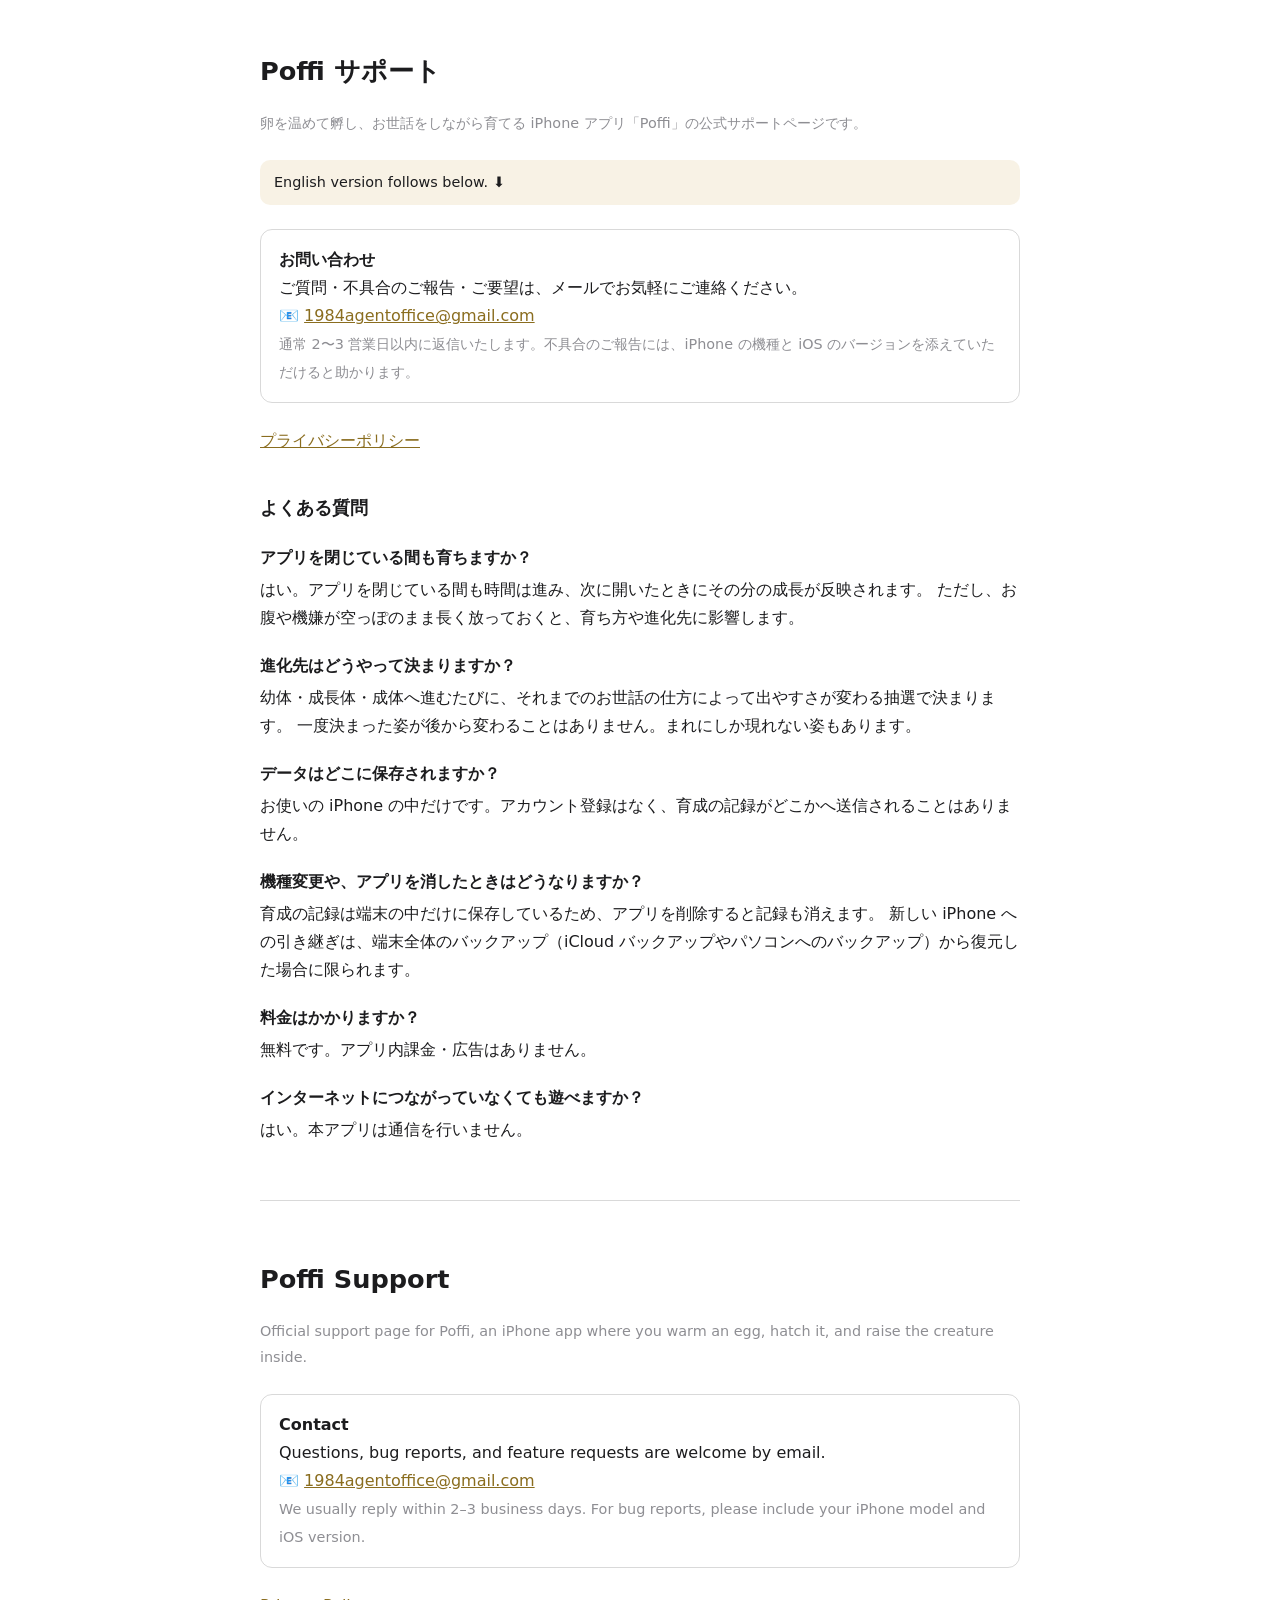
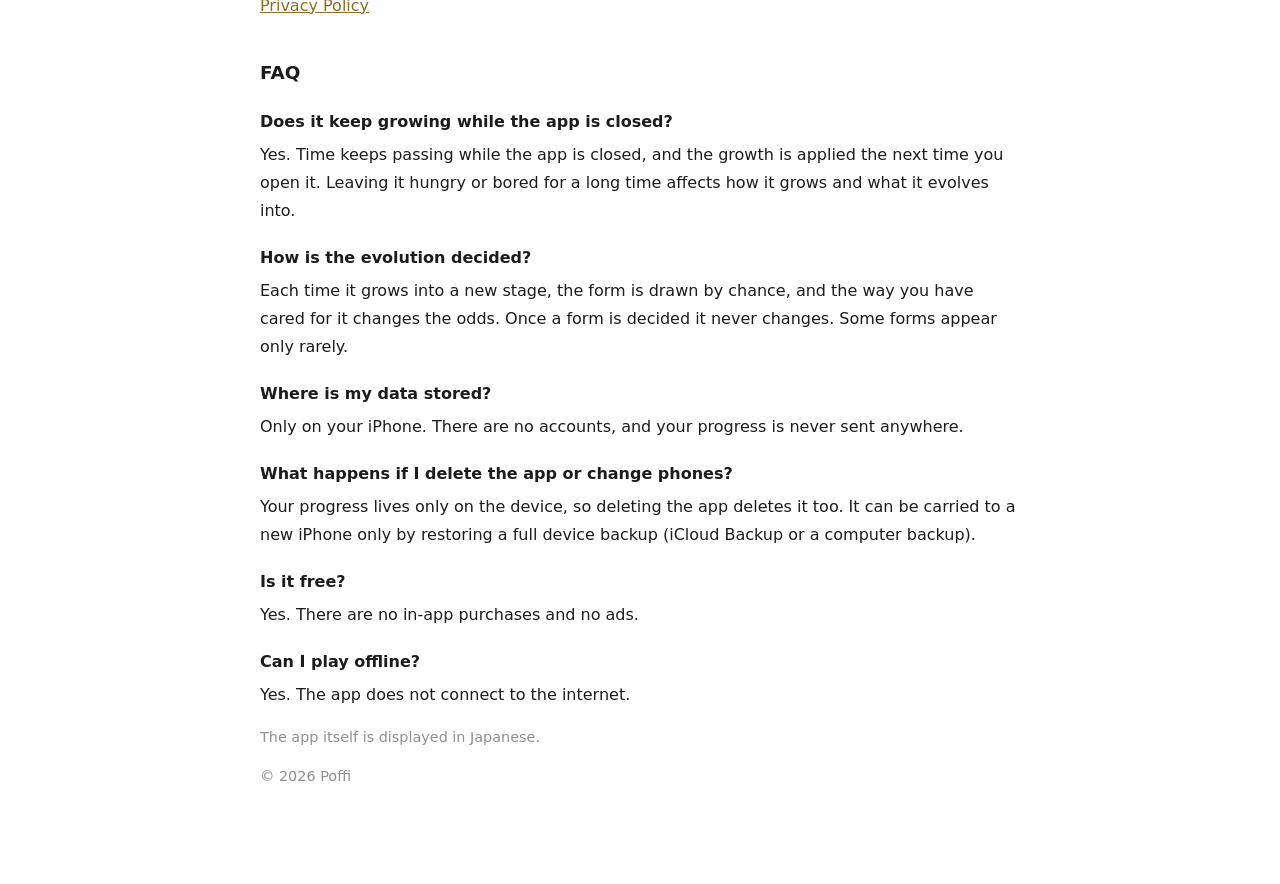
<file: index.html>
<!DOCTYPE html>
<html lang="ja">
<head>
<meta charset="utf-8">
<meta name="viewport" content="width=device-width, initial-scale=1">
<title>サポート / Support — Poffi</title>
<link rel="stylesheet" href="style.css">
</head>
<body>

<!-- ============================ 日本語 ============================ -->
<h1>Poffi サポート</h1>
<p class="muted">卵を温めて孵し、お世話をしながら育てる iPhone アプリ「Poffi」の公式サポートページです。</p>
<p class="lang">English version follows below. ⬇</p>

<div class="box">
  <strong>お問い合わせ</strong><br>
  ご質問・不具合のご報告・ご要望は、メールでお気軽にご連絡ください。<br>
  📧 <a href="mailto:1984agentoffice@gmail.com">1984agentoffice@gmail.com</a><br>
  <span class="muted">通常 2〜3 営業日以内に返信いたします。不具合のご報告には、iPhone の機種と iOS のバージョンを添えていただけると助かります。</span>
</div>

<p><a href="privacy.html">プライバシーポリシー</a></p>

<h2>よくある質問</h2>
<dl>
  <dt>アプリを閉じている間も育ちますか？</dt>
  <dd>はい。アプリを閉じている間も時間は進み、次に開いたときにその分の成長が反映されます。
      ただし、お腹や機嫌が空っぽのまま長く放っておくと、育ち方や進化先に影響します。</dd>

  <dt>進化先はどうやって決まりますか？</dt>
  <dd>幼体・成長体・成体へ進むたびに、それまでのお世話の仕方によって出やすさが変わる抽選で決まります。
      一度決まった姿が後から変わることはありません。まれにしか現れない姿もあります。</dd>

  <dt>データはどこに保存されますか？</dt>
  <dd>お使いの iPhone の中だけです。アカウント登録はなく、育成の記録がどこかへ送信されることはありません。</dd>

  <dt>機種変更や、アプリを消したときはどうなりますか？</dt>
  <dd>育成の記録は端末の中だけに保存しているため、アプリを削除すると記録も消えます。
      新しい iPhone への引き継ぎは、端末全体のバックアップ（iCloud バックアップやパソコンへのバックアップ）から復元した場合に限られます。</dd>

  <dt>料金はかかりますか？</dt>
  <dd>無料です。アプリ内課金・広告はありません。</dd>

  <dt>インターネットにつながっていなくても遊べますか？</dt>
  <dd>はい。本アプリは通信を行いません。</dd>
</dl>

<hr>

<!-- ============================ English ============================ -->
<h1>Poffi Support</h1>
<p class="muted">Official support page for Poffi, an iPhone app where you warm an egg, hatch it, and raise the creature inside.</p>

<div class="box">
  <strong>Contact</strong><br>
  Questions, bug reports, and feature requests are welcome by email.<br>
  📧 <a href="mailto:1984agentoffice@gmail.com">1984agentoffice@gmail.com</a><br>
  <span class="muted">We usually reply within 2–3 business days. For bug reports, please include your iPhone model and iOS version.</span>
</div>

<p><a href="privacy.html">Privacy Policy</a></p>

<h2>FAQ</h2>
<dl>
  <dt>Does it keep growing while the app is closed?</dt>
  <dd>Yes. Time keeps passing while the app is closed, and the growth is applied the next time you open it.
      Leaving it hungry or bored for a long time affects how it grows and what it evolves into.</dd>

  <dt>How is the evolution decided?</dt>
  <dd>Each time it grows into a new stage, the form is drawn by chance, and the way you have cared for it changes the odds.
      Once a form is decided it never changes. Some forms appear only rarely.</dd>

  <dt>Where is my data stored?</dt>
  <dd>Only on your iPhone. There are no accounts, and your progress is never sent anywhere.</dd>

  <dt>What happens if I delete the app or change phones?</dt>
  <dd>Your progress lives only on the device, so deleting the app deletes it too.
      It can be carried to a new iPhone only by restoring a full device backup (iCloud Backup or a computer backup).</dd>

  <dt>Is it free?</dt>
  <dd>Yes. There are no in-app purchases and no ads.</dd>

  <dt>Can I play offline?</dt>
  <dd>Yes. The app does not connect to the internet.</dd>
</dl>

<p class="muted">The app itself is displayed in Japanese.</p>
<p class="muted">© 2026 Poffi</p>

</body>
</html>
</file>
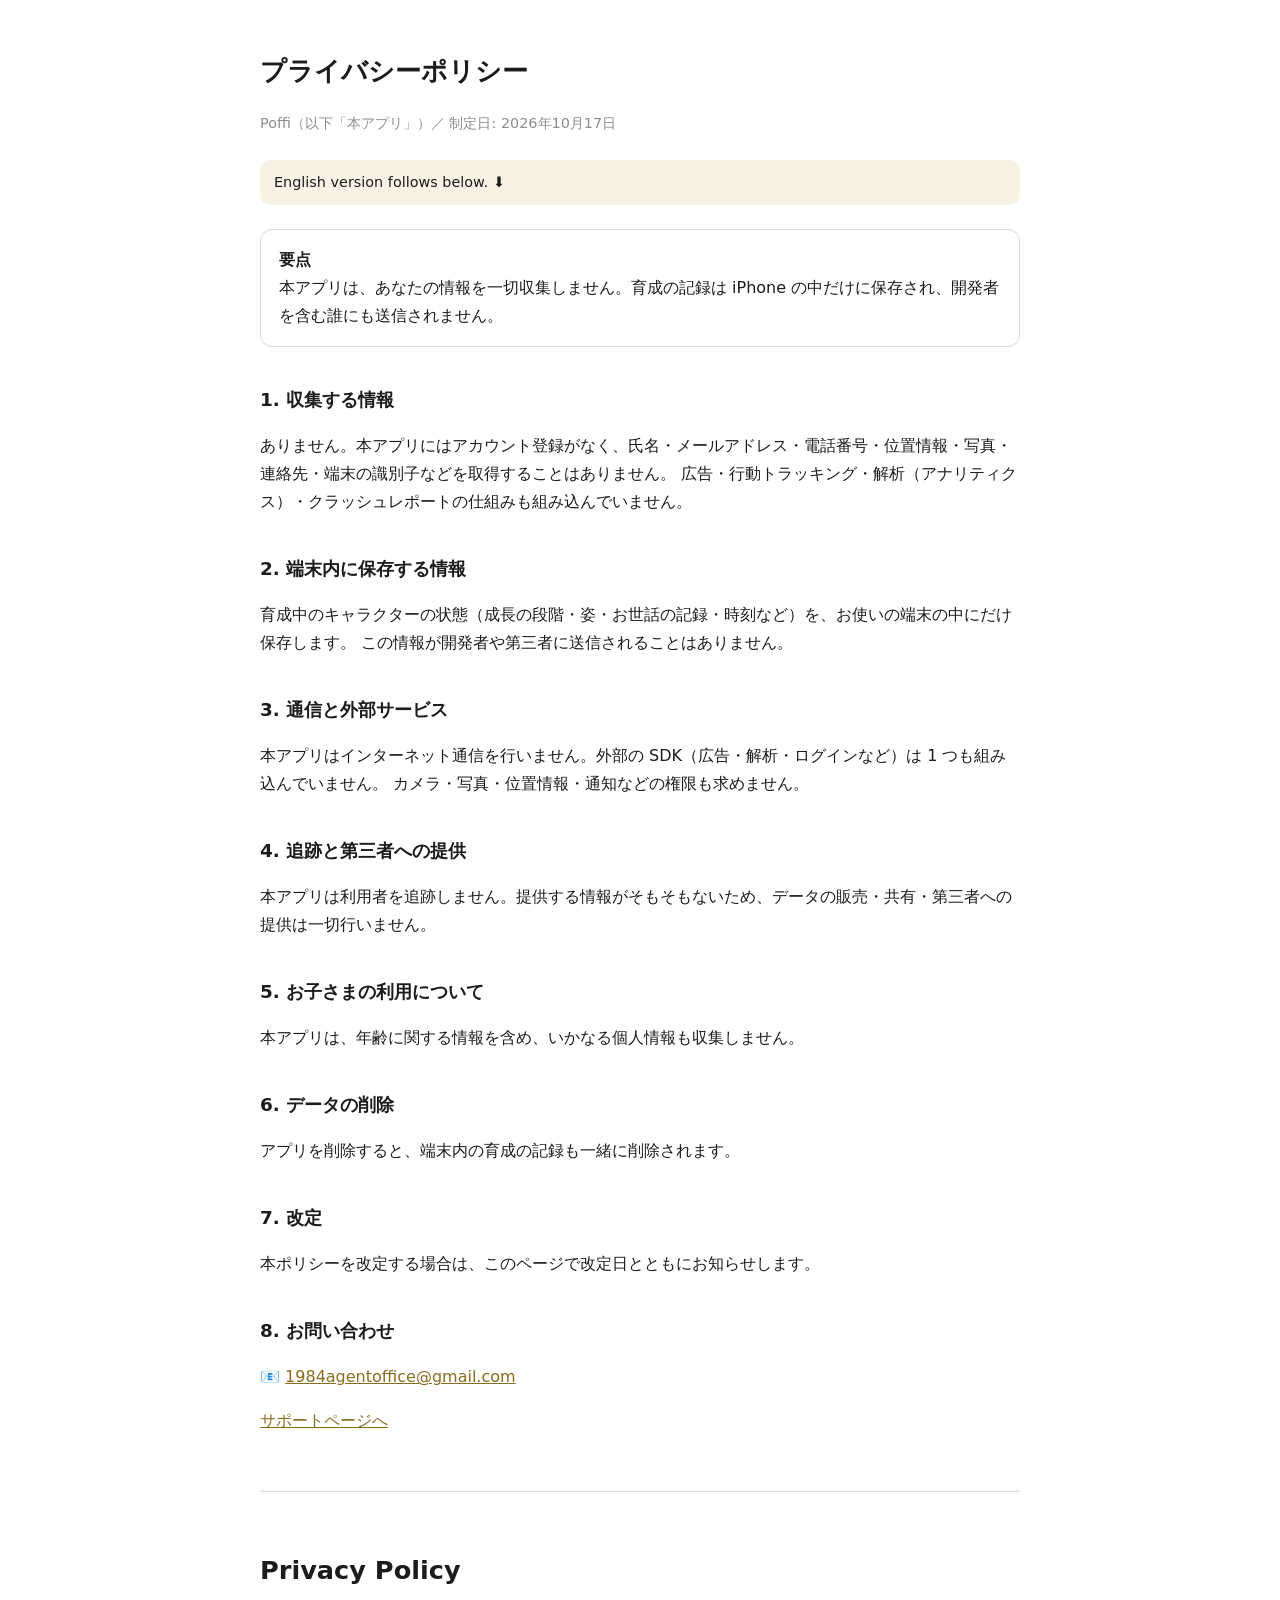
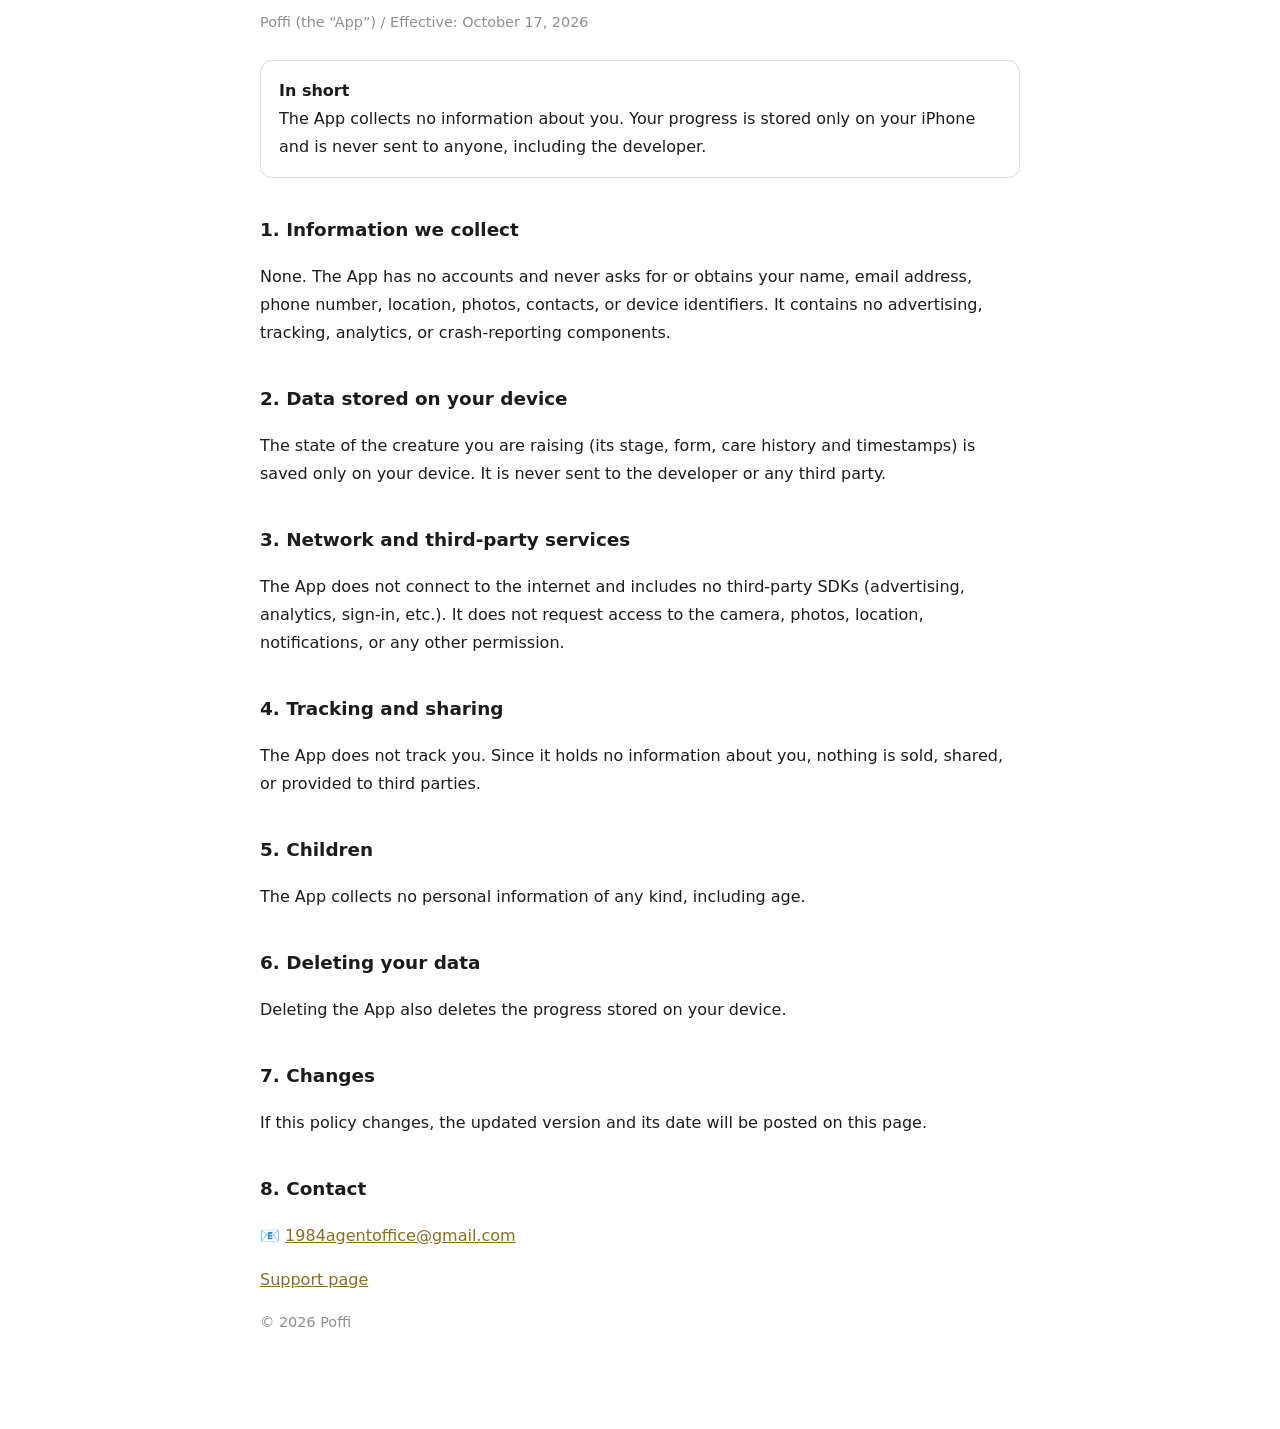
<file: privacy.html>
<!DOCTYPE html>
<html lang="ja">
<head>
<meta charset="utf-8">
<meta name="viewport" content="width=device-width, initial-scale=1">
<title>プライバシーポリシー / Privacy Policy — Poffi</title>
<link rel="stylesheet" href="style.css">
</head>
<body>

<!-- ============================ 日本語 ============================ -->
<h1>プライバシーポリシー</h1>
<p class="muted">Poffi（以下「本アプリ」）／ 制定日: 2026年10月17日</p>
<p class="lang">English version follows below. ⬇</p>

<div class="box">
  <strong>要点</strong><br>
  本アプリは、あなたの情報を一切収集しません。育成の記録は iPhone の中だけに保存され、開発者を含む誰にも送信されません。
</div>

<h2>1. 収集する情報</h2>
<p>ありません。本アプリにはアカウント登録がなく、氏名・メールアドレス・電話番号・位置情報・写真・連絡先・端末の識別子などを取得することはありません。
広告・行動トラッキング・解析（アナリティクス）・クラッシュレポートの仕組みも組み込んでいません。</p>

<h2>2. 端末内に保存する情報</h2>
<p>育成中のキャラクターの状態（成長の段階・姿・お世話の記録・時刻など）を、お使いの端末の中にだけ保存します。
この情報が開発者や第三者に送信されることはありません。</p>

<h2>3. 通信と外部サービス</h2>
<p>本アプリはインターネット通信を行いません。外部の SDK（広告・解析・ログインなど）は 1 つも組み込んでいません。
カメラ・写真・位置情報・通知などの権限も求めません。</p>

<h2>4. 追跡と第三者への提供</h2>
<p>本アプリは利用者を追跡しません。提供する情報がそもそもないため、データの販売・共有・第三者への提供は一切行いません。</p>

<h2>5. お子さまの利用について</h2>
<p>本アプリは、年齢に関する情報を含め、いかなる個人情報も収集しません。</p>

<h2>6. データの削除</h2>
<p>アプリを削除すると、端末内の育成の記録も一緒に削除されます。</p>

<h2>7. 改定</h2>
<p>本ポリシーを改定する場合は、このページで改定日とともにお知らせします。</p>

<h2>8. お問い合わせ</h2>
<p>📧 <a href="mailto:1984agentoffice@gmail.com">1984agentoffice@gmail.com</a></p>

<p><a href="index.html">サポートページへ</a></p>

<hr>

<!-- ============================ English ============================ -->
<h1>Privacy Policy</h1>
<p class="muted">Poffi (the “App”) / Effective: October 17, 2026</p>

<div class="box">
  <strong>In short</strong><br>
  The App collects no information about you. Your progress is stored only on your iPhone and is never sent to anyone, including the developer.
</div>

<h2>1. Information we collect</h2>
<p>None. The App has no accounts and never asks for or obtains your name, email address, phone number, location, photos, contacts, or device identifiers.
It contains no advertising, tracking, analytics, or crash-reporting components.</p>

<h2>2. Data stored on your device</h2>
<p>The state of the creature you are raising (its stage, form, care history and timestamps) is saved only on your device.
It is never sent to the developer or any third party.</p>

<h2>3. Network and third-party services</h2>
<p>The App does not connect to the internet and includes no third-party SDKs (advertising, analytics, sign-in, etc.).
It does not request access to the camera, photos, location, notifications, or any other permission.</p>

<h2>4. Tracking and sharing</h2>
<p>The App does not track you. Since it holds no information about you, nothing is sold, shared, or provided to third parties.</p>

<h2>5. Children</h2>
<p>The App collects no personal information of any kind, including age.</p>

<h2>6. Deleting your data</h2>
<p>Deleting the App also deletes the progress stored on your device.</p>

<h2>7. Changes</h2>
<p>If this policy changes, the updated version and its date will be posted on this page.</p>

<h2>8. Contact</h2>
<p>📧 <a href="mailto:1984agentoffice@gmail.com">1984agentoffice@gmail.com</a></p>

<p><a href="index.html">Support page</a></p>

<p class="muted">© 2026 Poffi</p>

</body>
</html>
</file>
<file: style.css>
:root { color-scheme: light dark; }
body { font-family: -apple-system, "Hiragino Sans", system-ui, sans-serif;
       max-width: 760px; margin: 0 auto; padding: 32px 20px 80px; line-height: 1.75;
       color: #1c1c1e; background: #fff; }
a { color: #8a6d1f; }
@media (prefers-color-scheme: dark){ body{ color:#e6e6e6; background:#0b0b0b; } a{ color:#d9b25f; } }
h1 { font-size: 1.6rem; } h2 { font-size: 1.15rem; margin-top: 2em; }
.muted { color: #8e8e93; font-size: .9rem; }
.lang { margin: 24px 0; padding: 10px 14px; background: rgba(201,162,74,.14);
        border-radius: 10px; font-size: .9rem; }
.box { margin: 24px 0; padding: 16px 18px; border: 1px solid rgba(128,128,128,.3); border-radius: 12px; }
hr { border: none; border-top: 1px solid rgba(128,128,128,.3); margin: 56px 0; }
dt { font-weight: 600; margin-top: 1.2em; }
dd { margin: .3em 0 0 0; }
</file>
